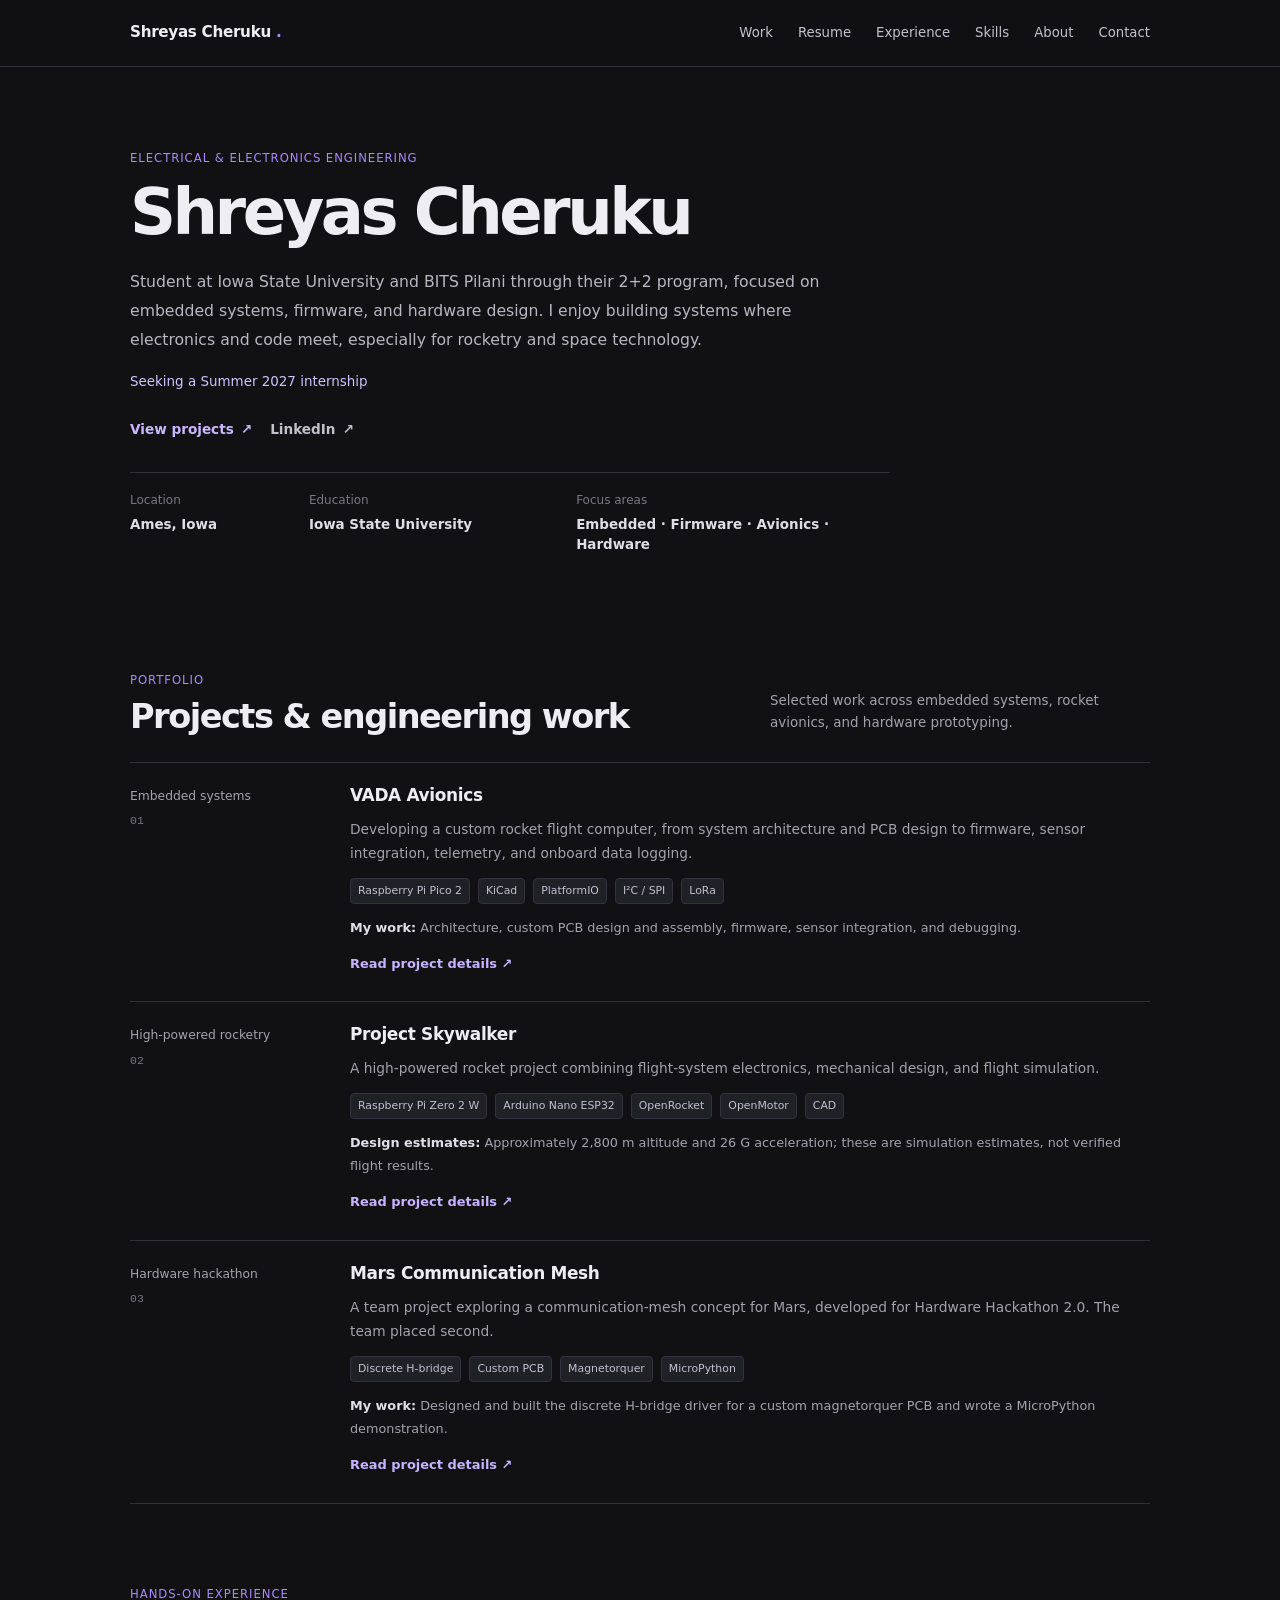
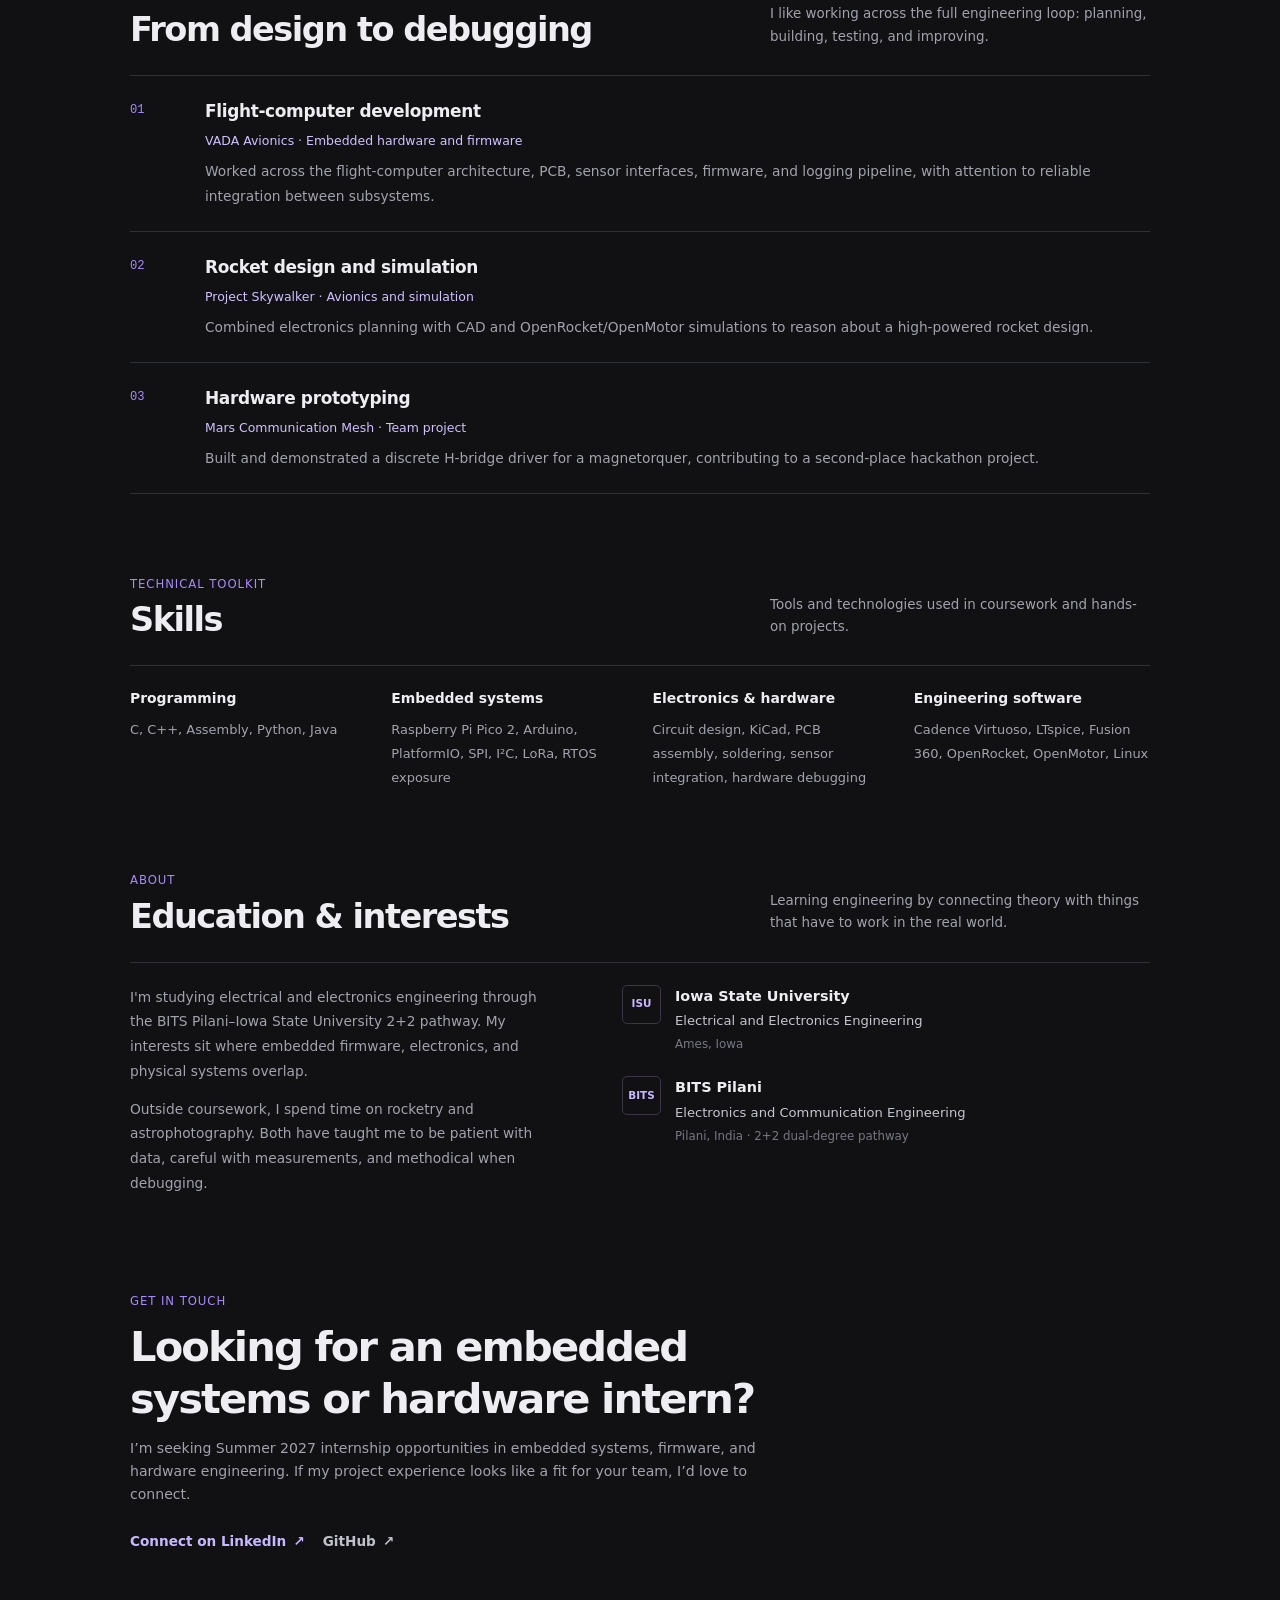
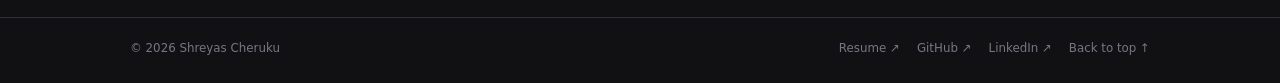
<file: index.html>
<!doctype html>
<html lang="en">
<head>
  <meta charset="utf-8">
  <meta name="viewport" content="width=device-width, initial-scale=1">
  <meta name="theme-color" content="#111114">
  <meta name="description" content="Shreyas Cheruku — ECE student focused on embedded systems, firmware, hardware design, and space technology.">
  <title>Shreyas Cheruku | Engineering Portfolio</title>
  <link rel="stylesheet" href="styles.css?v=4">
</head>
<body>
  <header class="topbar">
    <nav class="nav wrap" aria-label="Main navigation">
      <a class="brand" href="#home">Shreyas Cheruku <span class="brand-dot">.</span></a>
      <button class="menu-toggle" aria-expanded="false" aria-controls="nav-links">Menu</button>
      <div class="nav-links" id="nav-links">
        <a href="#projects">Work</a><a href="resume.html">Resume</a><a href="#experience">Experience</a><a href="#skills">Skills</a><a href="#about">About</a><a href="#contact">Contact</a>
      </div>
    </nav>
  </header>
  <main>
    <section class="hero wrap" id="home">
      <div class="hero-content">
        <p class="eyebrow">Electrical &amp; Electronics Engineering</p>
        <h1 class="hero-title">Shreyas Cheruku</h1>
        <p class="hero-copy">Student at Iowa State University and BITS Pilani through their 2+2 program, focused on embedded systems, firmware, and hardware design. I enjoy building systems where electronics and code meet, especially for rocketry and space technology.</p>
        <p class="availability">Seeking a Summer 2027 internship</p>
        <div class="hero-actions">
          <a class="btn btn-primary" href="#projects">View projects <span aria-hidden="true">↗</span></a>
          <a class="btn btn-secondary" href="https://www.linkedin.com/in/shreyas-cheruku/" target="_blank" rel="noreferrer">LinkedIn <span aria-hidden="true">↗</span></a>
        </div>
        <div class="hero-facts">
          <div><span>Location</span><strong>Ames, Iowa</strong></div>
          <div><span>Education</span><strong>Iowa State University</strong></div>
          <div><span>Focus areas</span><strong>Embedded · Firmware · Avionics · Hardware</strong></div>
        </div>
      </div>
    </section>

    <section class="section wrap" id="projects">
      <div class="section-heading">
        <div><p class="eyebrow">Portfolio</p><h2>Projects &amp; engineering work</h2></div>
        <p>Selected work across embedded systems, rocket avionics, and hardware prototyping.</p>
      </div>
      <div class="project-list">
        <article class="project">
          <div class="project-meta"><span>Embedded systems</span><span>01</span></div>
          <div class="project-main">
            <h3>VADA Avionics</h3>
            <p>Developing a custom rocket flight computer, from system architecture and PCB design to firmware, sensor integration, telemetry, and onboard data logging.</p>
            <div class="tags"><span>Raspberry Pi Pico 2</span><span>KiCad</span><span>PlatformIO</span><span>I²C / SPI</span><span>LoRa</span></div>
            <p class="contribution"><strong>My work:</strong> Architecture, custom PCB design and assembly, firmware, sensor integration, and debugging.</p>
            <button class="project-detail-link" type="button" data-project="vada">Read project details ↗</button>
          </div>
        </article>
        <article class="project">
          <div class="project-meta"><span>High-powered rocketry</span><span>02</span></div>
          <div class="project-main">
            <h3>Project Skywalker</h3>
            <p>A high-powered rocket project combining flight-system electronics, mechanical design, and flight simulation.</p>
            <div class="tags"><span>Raspberry Pi Zero 2 W</span><span>Arduino Nano ESP32</span><span>OpenRocket</span><span>OpenMotor</span><span>CAD</span></div>
            <p class="contribution"><strong>Design estimates:</strong> Approximately 2,800 m altitude and 26 G acceleration; these are simulation estimates, not verified flight results.</p>
            <button class="project-detail-link" type="button" data-project="skywalker">Read project details ↗</button>
          </div>
        </article>
        <article class="project">
          <div class="project-meta"><span>Hardware hackathon</span><span>03</span></div>
          <div class="project-main">
            <h3>Mars Communication Mesh</h3>
            <p>A team project exploring a communication-mesh concept for Mars, developed for Hardware Hackathon 2.0. The team placed second.</p>
            <div class="tags"><span>Discrete H-bridge</span><span>Custom PCB</span><span>Magnetorquer</span><span>MicroPython</span></div>
            <p class="contribution"><strong>My work:</strong> Designed and built the discrete H-bridge driver for a custom magnetorquer PCB and wrote a MicroPython demonstration.</p>
            <button class="project-detail-link" type="button" data-project="mars-mesh">Read project details ↗</button>
          </div>
        </article>
      </div>
    </section>

    <section class="section wrap" id="experience">
      <div class="section-heading">
        <div><p class="eyebrow">Hands-on experience</p><h2>From design to debugging</h2></div>
        <p>I like working across the full engineering loop: planning, building, testing, and improving.</p>
      </div>
      <div class="timeline">
        <article class="timeline-item"><span class="timeline-index">01</span><div><h3>Flight-computer development</h3><p class="timeline-sub">VADA Avionics · Embedded hardware and firmware</p><p>Worked across the flight-computer architecture, PCB, sensor interfaces, firmware, and logging pipeline, with attention to reliable integration between subsystems.</p></div></article>
        <article class="timeline-item"><span class="timeline-index">02</span><div><h3>Rocket design and simulation</h3><p class="timeline-sub">Project Skywalker · Avionics and simulation</p><p>Combined electronics planning with CAD and OpenRocket/OpenMotor simulations to reason about a high-powered rocket design.</p></div></article>
        <article class="timeline-item"><span class="timeline-index">03</span><div><h3>Hardware prototyping</h3><p class="timeline-sub">Mars Communication Mesh · Team project</p><p>Built and demonstrated a discrete H-bridge driver for a magnetorquer, contributing to a second-place hackathon project.</p></div></article>
      </div>
    </section>

    <section class="section wrap" id="skills">
      <div class="section-heading">
        <div><p class="eyebrow">Technical toolkit</p><h2>Skills</h2></div>
        <p>Tools and technologies used in coursework and hands-on projects.</p>
      </div>
      <div class="skills-grid">
        <article class="skill-group"><h3>Programming</h3><p>C, C++, Assembly, Python, Java</p></article>
        <article class="skill-group"><h3>Embedded systems</h3><p>Raspberry Pi Pico 2, Arduino, PlatformIO, SPI, I²C, LoRa, RTOS exposure</p></article>
        <article class="skill-group"><h3>Electronics &amp; hardware</h3><p>Circuit design, KiCad, PCB assembly, soldering, sensor integration, hardware debugging</p></article>
        <article class="skill-group"><h3>Engineering software</h3><p>Cadence Virtuoso, LTspice, Fusion 360, OpenRocket, OpenMotor, Linux</p></article>
      </div>
    </section>

    <section class="section wrap" id="about">
      <div class="section-heading">
        <div><p class="eyebrow">About</p><h2>Education &amp; interests</h2></div>
        <p>Learning engineering by connecting theory with things that have to work in the real world.</p>
      </div>
      <div class="about-grid">
        <div class="about-copy">
          <p>I'm studying electrical and electronics engineering through the BITS Pilani–Iowa State University 2+2 pathway. My interests sit where embedded firmware, electronics, and physical systems overlap.</p>
          <p>Outside coursework, I spend time on rocketry and astrophotography. Both have taught me to be patient with data, careful with measurements, and methodical when debugging.</p>
        </div>
        <div class="education-list">
          <article class="education-item"><span class="school-mark">ISU</span><div><h3>Iowa State University</h3><p>Electrical and Electronics Engineering</p><span>Ames, Iowa</span></div></article>
          <article class="education-item"><span class="school-mark">BITS</span><div><h3>BITS Pilani</h3><p>Electronics and Communication Engineering</p><span>Pilani, India · 2+2 dual-degree pathway</span></div></article>
        </div>
      </div>
    </section>

    <section class="section wrap contact-section" id="contact">
      <p class="eyebrow">Get in touch</p>
      <h2>Looking for an embedded systems or hardware intern?</h2>
      <p class="contact-copy">I’m seeking Summer 2027 internship opportunities in embedded systems, firmware, and hardware engineering. If my project experience looks like a fit for your team, I’d love to connect.</p>
      <div class="hero-actions">
        <a class="btn btn-primary" href="https://www.linkedin.com/in/shreyas-cheruku/" target="_blank" rel="noreferrer">Connect on LinkedIn <span aria-hidden="true">↗</span></a>
        <a class="btn btn-secondary" href="https://github.com/MythicalNewt" target="_blank" rel="noreferrer">GitHub <span aria-hidden="true">↗</span></a>
      </div>
    </section>
  </main>
  <footer class="footer"><div class="wrap footer-inner"><span>© <span id="year"></span> Shreyas Cheruku</span><div><a href="resume.html">Resume ↗</a><a href="https://github.com/MythicalNewt" target="_blank" rel="noreferrer">GitHub ↗</a><a href="https://www.linkedin.com/in/shreyas-cheruku/" target="_blank" rel="noreferrer">LinkedIn ↗</a><a href="#home">Back to top ↑</a></div></div></footer>

  <div class="project-modal" id="project-modal" hidden>
    <div class="modal-backdrop" data-close-modal></div>
    <section class="modal-dialog" role="dialog" aria-modal="true" aria-labelledby="modal-title" tabindex="-1">
      <div class="modal-topline"><span id="modal-number">PROJECT / 01</span><button class="modal-close" type="button" aria-label="Close project details" data-close-modal>×</button></div>
      <p class="modal-category" id="modal-category"></p><h2 id="modal-title"></h2><p class="modal-subtitle" id="modal-subtitle"></p>
      <div class="modal-tabs" role="tablist" aria-label="Project detail sections">
        <button type="button" role="tab" data-tab="overview" aria-selected="true">Overview</button>
        <button type="button" role="tab" data-tab="approach" aria-selected="false">Approach</button>
        <button type="button" role="tab" data-tab="tools" aria-selected="false">Tools &amp; concepts</button>
      </div>
      <div class="modal-content" id="modal-content" role="tabpanel" tabindex="0"></div>
      <div class="modal-bottom"><button class="copy-project-link" type="button">Copy project link <span aria-hidden="true">▢</span></button><div class="modal-pagination"><button type="button" id="prev-project">← Previous</button><button type="button" id="next-project">Next project →</button></div></div>
    </section>
  </div>
  <script src="script.js?v=2" defer></script>
</body>
</html>
</file>
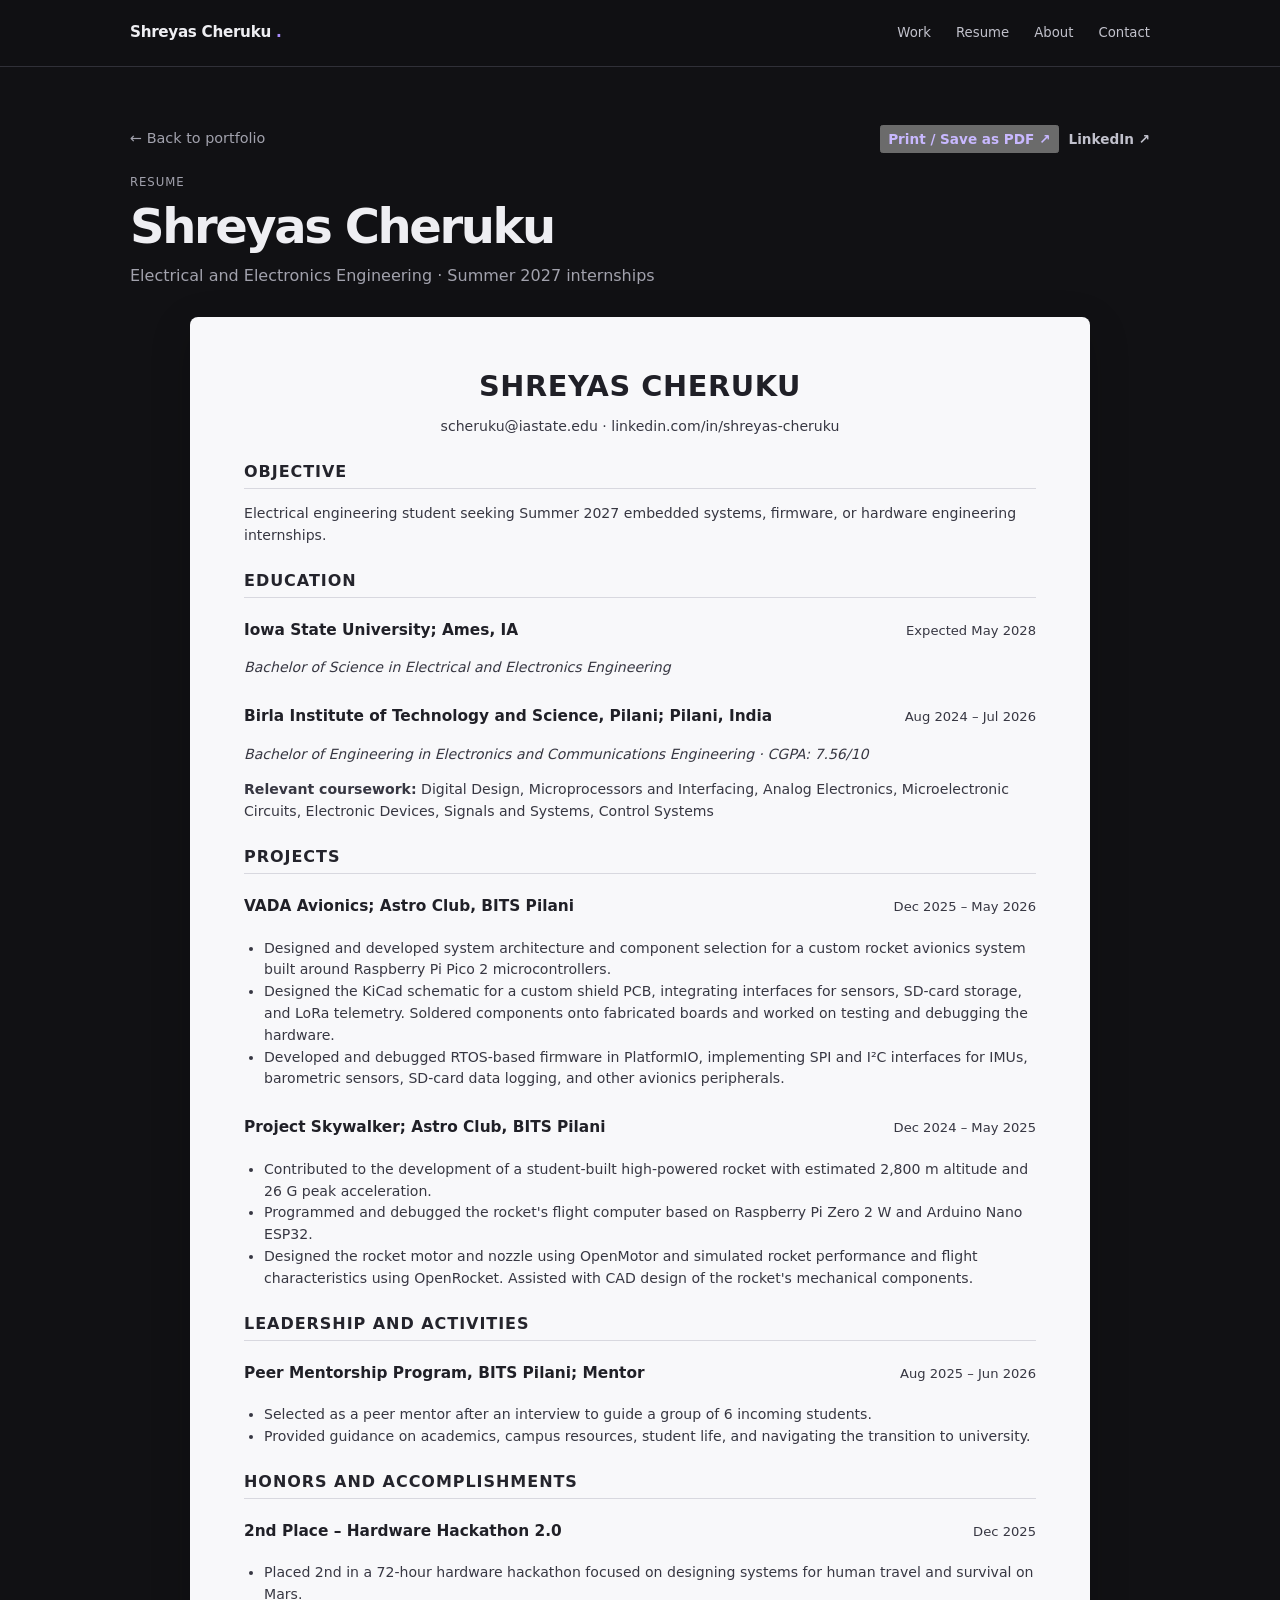
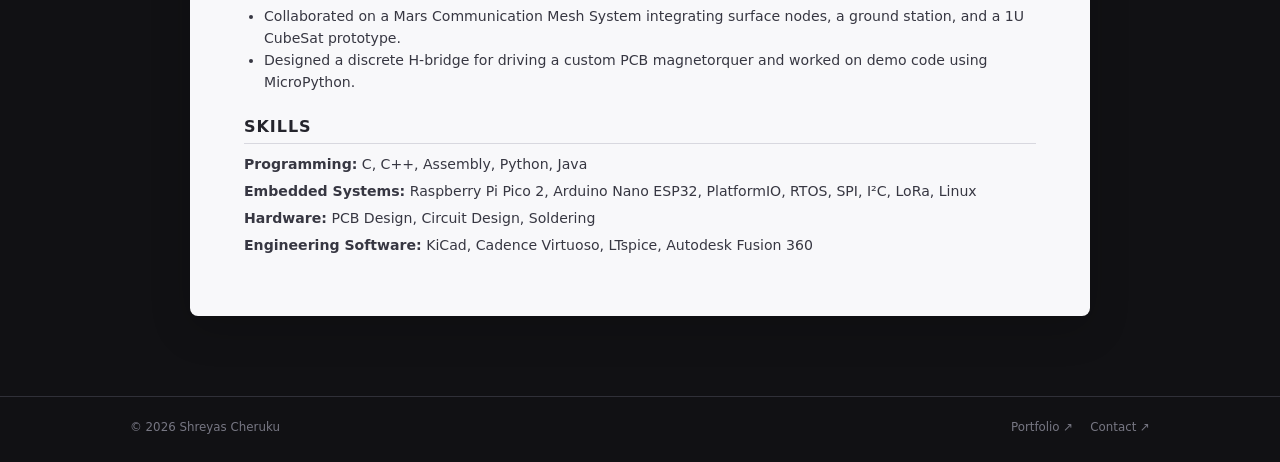
<file: resume.html>
<!doctype html>
<html lang="en">
<head>
  <meta charset="utf-8">
  <meta name="viewport" content="width=device-width, initial-scale=1">
  <meta name="theme-color" content="#111114">
  <meta name="description" content="Resume of Shreyas Cheruku, electrical and electronics engineering student seeking Summer 2027 internships.">
  <title>Resume | Shreyas Cheruku</title>
  <link rel="stylesheet" href="styles.css?v=5">
  <style>
    .resume-page { padding-top: 58px; padding-bottom: 80px; }
    .resume-head { display:flex; align-items:flex-start; justify-content:space-between; gap:24px; margin-bottom:28px; }
    .resume-head h1 { margin:8px 0 10px; font-size:clamp(2rem,5vw,3rem); letter-spacing:-.05em; }
    .resume-head p { color:var(--muted); margin:0; }
    .resume-actions { display:flex; gap:10px; flex-wrap:wrap; }
    .resume-sheet { background:#f8f8fa; color:#202027; border-radius:8px; padding:clamp(22px,5vw,54px); max-width:900px; margin:0 auto; box-shadow:0 12px 40px rgba(0,0,0,.18); }
    .resume-sheet h2 { font-size:1rem; text-transform:uppercase; letter-spacing:.06em; margin:24px 0 10px; padding-bottom:6px; border-bottom:1px solid #d8d8df; color:#24242c; }
    .resume-sheet h3 { font-size:.96rem; margin:0; color:#202027; }
    .resume-sheet p,.resume-sheet li { font-size:.88rem; line-height:1.55; color:#373742; }
    .resume-name { text-align:center; font-size:1.8rem!important; letter-spacing:.02em!important; margin:0 0 5px!important; }
    .resume-contact { text-align:center; overflow-wrap:anywhere; }
    .resume-entry { margin-bottom:15px; }
    .resume-entry-head { display:flex; justify-content:space-between; gap:14px; align-items:baseline; }
    .resume-date { white-space:nowrap; font-size:.82rem!important; }
    .resume-sub { margin:3px 0!important; font-style:italic; }
    .resume-sheet ul { padding-left:20px; margin:7px 0 0; }
    .resume-skills p { margin:5px 0; }
    .resume-back { color:var(--muted); font-size:.9rem; }
    @media(max-width:600px) { .resume-head { flex-direction:column; } .resume-entry-head { align-items:flex-start; flex-direction:column; gap:0; } .resume-date { white-space:normal; } }
    @media print {
      body { background:white!important; color:#202027!important; }
      .topbar,.resume-head,.footer { display:none!important; }
      .resume-page { padding:0!important; }
      .resume-sheet { max-width:none; box-shadow:none; border-radius:0; padding:0; }
      .resume-sheet h2 { break-after:avoid; }
      .resume-entry { break-inside:avoid; }
      @page { size:letter; margin:.55in; }
    }
  </style>
</head>
<body>
  <header class="topbar">
    <nav class="nav wrap" aria-label="Main navigation">
      <a class="brand" href="index.html">Shreyas Cheruku <span class="brand-dot">.</span></a>
      <button class="menu-toggle" aria-expanded="false" aria-controls="nav-links">Menu</button>
      <div class="nav-links" id="nav-links">
        <a href="index.html#projects">Work</a><a href="resume.html" aria-current="page">Resume</a><a href="index.html#about">About</a><a href="index.html#contact">Contact</a>
      </div>
    </nav>
  </header>
  <main class="resume-page wrap">
    <div class="resume-head">
      <div><a class="resume-back" href="index.html">← Back to portfolio</a><p class="eyebrow" style="margin-top:22px">Resume</p><h1>Shreyas Cheruku</h1><p>Electrical and Electronics Engineering · Summer 2027 internships</p></div>
      <div class="resume-actions"><button class="btn btn-primary" type="button" onclick="window.print()">Print / Save as PDF ↗</button><a class="btn btn-secondary" href="https://www.linkedin.com/in/shreyas-cheruku/" target="_blank" rel="noreferrer">LinkedIn ↗</a></div>
    </div>
    <article class="resume-sheet">
      <h1 class="resume-name">SHREYAS CHERUKU</h1>
      <p class="resume-contact">scheruku@iastate.edu · <a href="https://www.linkedin.com/in/shreyas-cheruku/">linkedin.com/in/shreyas-cheruku</a></p>
      <h2>Objective</h2><p>Electrical engineering student seeking Summer 2027 embedded systems, firmware, or hardware engineering internships.</p>
      <h2>Education</h2>
      <div class="resume-entry"><div class="resume-entry-head"><h3>Iowa State University; Ames, IA</h3><p class="resume-date">Expected May 2028</p></div><p class="resume-sub">Bachelor of Science in Electrical and Electronics Engineering</p></div>
      <div class="resume-entry"><div class="resume-entry-head"><h3>Birla Institute of Technology and Science, Pilani; Pilani, India</h3><p class="resume-date">Aug 2024 – Jul 2026</p></div><p class="resume-sub">Bachelor of Engineering in Electronics and Communications Engineering · CGPA: 7.56/10</p><p><strong>Relevant coursework:</strong> Digital Design, Microprocessors and Interfacing, Analog Electronics, Microelectronic Circuits, Electronic Devices, Signals and Systems, Control Systems</p></div>
      <h2>Projects</h2>
      <div class="resume-entry"><div class="resume-entry-head"><h3>VADA Avionics; Astro Club, BITS Pilani</h3><p class="resume-date">Dec 2025 – May 2026</p></div><ul><li>Designed and developed system architecture and component selection for a custom rocket avionics system built around Raspberry Pi Pico 2 microcontrollers.</li><li>Designed the KiCad schematic for a custom shield PCB, integrating interfaces for sensors, SD-card storage, and LoRa telemetry. Soldered components onto fabricated boards and worked on testing and debugging the hardware.</li><li>Developed and debugged RTOS-based firmware in PlatformIO, implementing SPI and I²C interfaces for IMUs, barometric sensors, SD-card data logging, and other avionics peripherals.</li></ul></div>
      <div class="resume-entry"><div class="resume-entry-head"><h3>Project Skywalker; Astro Club, BITS Pilani</h3><p class="resume-date">Dec 2024 – May 2025</p></div><ul><li>Contributed to the development of a student-built high-powered rocket with estimated 2,800 m altitude and 26 G peak acceleration.</li><li>Programmed and debugged the rocket's flight computer based on Raspberry Pi Zero 2 W and Arduino Nano ESP32.</li><li>Designed the rocket motor and nozzle using OpenMotor and simulated rocket performance and flight characteristics using OpenRocket. Assisted with CAD design of the rocket's mechanical components.</li></ul></div>
      <h2>Leadership and activities</h2><div class="resume-entry"><div class="resume-entry-head"><h3>Peer Mentorship Program, BITS Pilani; Mentor</h3><p class="resume-date">Aug 2025 – Jun 2026</p></div><ul><li>Selected as a peer mentor after an interview to guide a group of 6 incoming students.</li><li>Provided guidance on academics, campus resources, student life, and navigating the transition to university.</li></ul></div>
      <h2>Honors and accomplishments</h2><div class="resume-entry"><div class="resume-entry-head"><h3>2nd Place – Hardware Hackathon 2.0</h3><p class="resume-date">Dec 2025</p></div><ul><li>Placed 2nd in a 72-hour hardware hackathon focused on designing systems for human travel and survival on Mars.</li><li>Collaborated on a Mars Communication Mesh System integrating surface nodes, a ground station, and a 1U CubeSat prototype.</li><li>Designed a discrete H-bridge for driving a custom PCB magnetorquer and worked on demo code using MicroPython.</li></ul></div>
      <h2>Skills</h2><div class="resume-skills"><p><strong>Programming:</strong> C, C++, Assembly, Python, Java</p><p><strong>Embedded Systems:</strong> Raspberry Pi Pico 2, Arduino Nano ESP32, PlatformIO, RTOS, SPI, I²C, LoRa, Linux</p><p><strong>Hardware:</strong> PCB Design, Circuit Design, Soldering</p><p><strong>Engineering Software:</strong> KiCad, Cadence Virtuoso, LTspice, Autodesk Fusion 360</p></div>
    </article>
  </main>
  <footer class="footer"><div class="wrap footer-inner"><span>© <span id="year"></span> Shreyas Cheruku</span><div><a href="index.html">Portfolio ↗</a><a href="index.html#contact">Contact ↗</a></div></div></footer>
  <script>
    document.querySelector('.menu-toggle').addEventListener('click', () => {
      const nav = document.querySelector('.nav-links');
      const open = nav.classList.toggle('open');
      document.querySelector('.menu-toggle').setAttribute('aria-expanded', String(open));
    });
    document.getElementById('year').textContent = new Date().getFullYear();
  </script>
</body>
</html>
</file>
<file: styles.css>
:root {
  color-scheme: dark;
  --bg: #111114;
  --surface: #17171c;
  --text: #eeeeF2;
  --muted: #a2a2ad;
  --subtle: #777783;
  --line: #303038;
  --purple: #a78bfa;
  --blue: #78aaf4;
  --max: 1020px;
}
* { box-sizing: border-box; }
html { scroll-behavior: smooth; scroll-padding-top: 82px; }
body { margin: 0; background: var(--bg); color: var(--text); font-family: Inter, ui-sans-serif, system-ui, -apple-system, BlinkMacSystemFont, "Segoe UI", sans-serif; line-height: 1.65; }
a { color: inherit; text-decoration: none; }
button { font: inherit; }
.wrap { width: min(var(--max), calc(100% - 44px)); margin: 0 auto; }
.topbar { position: sticky; top: 0; z-index: 10; background: rgba(17,17,20,.96); border-bottom: 1px solid var(--line); }
.nav { min-height: 66px; display: flex; align-items: center; justify-content: space-between; gap: 22px; }
.brand { font-size: .95rem; font-weight: 650; letter-spacing: -.02em; white-space: nowrap; }
.brand-dot { color: var(--purple); }
.nav-links { display: flex; align-items: center; gap: 25px; color: #c2c2cc; font-size: .83rem; }
.nav-links a { transition: color .15s ease; }
.nav-links a:hover, .footer a:hover { color: var(--purple); }
.menu-toggle { display: none; border: 1px solid var(--line); border-radius: 6px; background: transparent; color: var(--text); padding: 6px 10px; }
.hero { padding-top: 82px; padding-bottom: 55px; }
.hero-content { max-width: 760px; }
.eyebrow { color: var(--purple); font-size: .73rem; letter-spacing: .08em; text-transform: uppercase; margin: 0 0 10px; }
h1, .hero-title { max-width: 100%; font-size: clamp(2.6rem, 6vw, 4rem); line-height: 1.08; letter-spacing: -.055em; margin: 0 0 20px; font-weight: 680; overflow-wrap: normal; }
.hero-copy { max-width: 720px; margin: 0; color: #b7b7c1; font-size: .98rem; line-height: 1.85; }
.availability { display: inline-block; margin: 17px 0 0; color: #d0c2ff; font-size: .84rem; }
.hero-actions { display: flex; align-items: center; flex-wrap: wrap; gap: 18px; margin-top: 23px; }
.btn { display: inline-flex; align-items: center; gap: 7px; font-size: .85rem; font-weight: 600; transition: color .15s ease, border-color .15s ease; }
.btn-primary { color: #c8b8ff; }
.btn-secondary { color: #c1c1cc; }
.btn:hover { color: var(--blue); }
.hero-facts { display: grid; grid-template-columns: minmax(0, .8fr) minmax(0, 1.25fr) minmax(0, 1.4fr); gap: 22px; border-top: 1px solid var(--line); margin-top: 32px; padding-top: 18px; max-width: 850px; }
.hero-facts div { display: flex; flex-direction: column; align-items: flex-start; gap: 4px; min-width: 0; }
.hero-facts span { color: var(--subtle); font-size: .75rem; }
.hero-facts strong { display: block; font-size: .84rem; line-height: 1.5; font-weight: 550; color: #dedee5; }
.section { padding-top: 61px; padding-bottom: 20px; }
.section-heading { display: flex; justify-content: space-between; align-items: end; gap: 30px; margin-bottom: 24px; }
.section-heading .eyebrow { margin-bottom: 5px; }
h2 { font-size: clamp(1.55rem, 3.4vw, 2.1rem); line-height: 1.25; letter-spacing: -.045em; margin: 0; font-weight: 630; }
.section-heading > p { max-width: 380px; margin: 0 0 3px; color: var(--muted); font-size: .84rem; }
.project-list { border-top: 1px solid var(--line); }
.project { display: grid; grid-template-columns: 190px minmax(0, 1fr); gap: 30px; padding: 23px 0 25px; border-bottom: 1px solid var(--line); }
.project-meta { display: flex; flex-direction: column; gap: 5px; color: var(--muted); font-size: .77rem; }
.project-meta span:last-child { color: var(--subtle); font-family: ui-monospace, SFMono-Regular, Menlo, monospace; font-size: .72rem; }
.project-main h3, .timeline-item h3 { font-size: 1.06rem; font-weight: 630; letter-spacing: -.02em; margin: -4px 0 7px; }
.project-main > p, .timeline-item > div > p, .about-copy p { color: var(--muted); font-size: .86rem; line-height: 1.8; margin: 0; }
.tags { display: flex; flex-wrap: wrap; gap: 6px 8px; margin-top: 12px; }
.tags span { color: #c3c0d0; background: #202027; border: 1px solid #34323f; border-radius: 4px; padding: 3px 7px; font-size: .68rem; }
.project-main .contribution { margin-top: 12px; font-size: .8rem; }
.contribution strong { color: #e0dfe8; font-weight: 600; }
.timeline { border-top: 1px solid var(--line); }
.timeline-item { display: grid; grid-template-columns: 55px minmax(0, 1fr); gap: 20px; padding: 22px 0; border-bottom: 1px solid var(--line); }
.timeline-index { color: var(--purple); font-family: ui-monospace, SFMono-Regular, Menlo, monospace; font-size: .76rem; padding-top: 2px; }
.timeline-item h3 { margin: 0 0 4px; }
.timeline-item .timeline-sub { color: #d0c1ff; font-size: .78rem; margin-bottom: 7px; }
.skills-grid { display: grid; grid-template-columns: repeat(4, minmax(0, 1fr)); gap: 25px; border-top: 1px solid var(--line); padding-top: 21px; }
.skill-group h3 { font-size: .87rem; font-weight: 620; margin: 0 0 8px; }
.skill-group p { color: var(--muted); font-size: .81rem; line-height: 1.85; margin: 0; }
.about-grid { display: grid; grid-template-columns: .9fr 1.1fr; gap: 60px; border-top: 1px solid var(--line); padding-top: 22px; }
.about-copy p + p { margin-top: 13px; }
.education-list { display: flex; flex-direction: column; gap: 22px; }
.education-item { display: flex; gap: 14px; align-items: flex-start; }
.school-mark { display: grid; place-items: center; flex: 0 0 39px; height: 39px; border: 1px solid #393544; border-radius: 5px; color: #c9b8ff; font-size: .65rem; font-weight: 700; }
.education-item h3 { font-size: .9rem; font-weight: 620; margin: 0 0 2px; }
.education-item p { color: #c5c5ce; font-size: .82rem; margin: 0; }
.education-item div > span { display: block; color: var(--subtle); font-size: .74rem; margin-top: 3px; }
.contact-section { padding-top: 76px; padding-bottom: 65px; }
.contact-section h2 { max-width: 650px; font-size: clamp(1.8rem, 4vw, 2.6rem); }
.contact-copy { max-width: 630px; color: var(--muted); font-size: .88rem; margin: 12px 0 0; }
.footer { border-top: 1px solid var(--line); color: var(--subtle); font-size: .74rem; padding: 21px 0 25px; }
.footer-inner { display: flex; align-items: center; justify-content: space-between; flex-wrap: wrap; gap: 15px; }
.footer-inner div { display: flex; flex-wrap: wrap; gap: 17px; }
@media (max-width: 760px) {
  .nav-links { gap: 15px; }
  .project { grid-template-columns: 145px minmax(0, 1fr); gap: 20px; }
  .skills-grid { grid-template-columns: repeat(2, minmax(0, 1fr)); row-gap: 24px; }
  .about-grid { gap: 30px; }
}
@media (max-width: 600px) {
  .wrap { width: min(var(--max), calc(100% - 32px)); }
  .nav { min-height: 60px; }
  .menu-toggle { display: block; }
  .nav-links { display: none; position: absolute; top: 60px; left: 0; right: 0; padding: 8px 20px 16px; background: var(--bg); border-bottom: 1px solid var(--line); flex-direction: column; align-items: stretch; gap: 0; }
  .nav-links.open { display: flex; }
  .nav-links a { padding: 10px 0; }
  .hero { padding-top: 58px; padding-bottom: 35px; }
  h1, .hero-title { font-size: clamp(2.6rem, 11vw, 3.7rem); line-height: 1.05; letter-spacing: -.06em; max-width: 100%; }
  .hero-facts { grid-template-columns: repeat(2, minmax(0, 1fr)); gap: 17px 20px; margin-top: 30px; }
  .hero-facts div:last-child { grid-column: 1 / -1; }
  .section { padding-top: 48px; }
  .section-heading { display: block; }
  .section-heading > p { margin-top: 10px; }
  .project { grid-template-columns: 1fr; gap: 8px; padding: 19px 0 21px; }
  .project-meta { flex-direction: row; align-items: center; justify-content: space-between; }
  .project-main h3 { margin-top: 0; }
  .skills-grid { grid-template-columns: 1fr 1fr; gap: 22px 17px; }
  .about-grid { grid-template-columns: 1fr; gap: 25px; }
  .timeline-item { grid-template-columns: 30px minmax(0, 1fr); gap: 12px; }
  .contact-section { padding-top: 58px; padding-bottom: 50px; }
  .footer-inner { align-items: flex-start; flex-direction: column; }
}
@media (prefers-reduced-motion: reduce) { html { scroll-behavior: auto; } }


/* Project detail modal */
.hero-facts { grid-template-columns: minmax(0, .8fr) minmax(0, 1.25fr) minmax(0, 1.6fr); }
.hero-facts strong { overflow-wrap: anywhere; }
.project-detail-link { display: inline-flex; margin-top: 14px; padding: 0; border: 0; background: none; color: #c5b4ff; font: inherit; font-size: .81rem; font-weight: 600; cursor: pointer; }
.project-detail-link:hover { color: var(--blue); }
.project-detail-link:focus-visible, .modal-dialog button:focus-visible { outline: 2px solid var(--blue); outline-offset: 4px; }
.project-modal[hidden] { display: none; }
.project-modal { position: fixed; inset: 0; z-index: 50; display: grid; place-items: center; padding: 24px; }
.modal-backdrop { position: absolute; inset: 0; background: rgba(4,4,9,.82); backdrop-filter: blur(4px); }
.modal-dialog { position: relative; width: min(900px, 100%); max-height: min(800px, calc(100vh - 48px)); overflow: auto; padding: 30px 34px 22px; border: 1px solid #3a3946; border-radius: 9px; background: #17171d; box-shadow: 0 24px 80px rgba(0,0,0,.4); }
.modal-topline { display: flex; justify-content: space-between; align-items: center; gap: 20px; padding-bottom: 15px; border-bottom: 1px solid var(--line); color: var(--subtle); font-size: .72rem; letter-spacing: .04em; }
.modal-close { width: 38px; height: 38px; border: 1px solid #393845; border-radius: 5px; background: #202027; color: #dedde8; font-size: 1.5rem; line-height: 1; cursor: pointer; }
.modal-category { margin: 24px 0 7px; color: var(--purple); font-size: .72rem; letter-spacing: .06em; text-transform: uppercase; }
.modal-dialog h2 { font-size: clamp(1.7rem, 4vw, 2.45rem); letter-spacing: -.045em; }
.modal-subtitle { color: var(--subtle); font-size: .8rem; margin: 8px 0 23px; }
.modal-tabs { display: flex; gap: 26px; border-bottom: 1px solid var(--line); }
.modal-tabs button { position: relative; padding: 11px 0 12px; border: 0; background: none; color: var(--muted); font-size: .82rem; cursor: pointer; }
.modal-tabs button[aria-selected="true"] { color: #e9e4ff; }
.modal-tabs button[aria-selected="true"]::after { position: absolute; content: ""; height: 2px; left: 0; right: 0; bottom: -1px; background: var(--purple); }
.modal-content { min-height: 190px; padding: 23px 0 26px; color: #c1c1cb; font-size: .9rem; line-height: 1.8; }
.modal-content h3 { margin: 19px 0 7px; color: var(--text); font-size: 1rem; }
.modal-content p { margin: 0 0 13px; }
.modal-content ul { padding-left: 20px; margin: 8px 0 16px; }
.modal-content li { margin: 0 0 7px; padding-left: 3px; }
.modal-content li::marker { color: var(--purple); }
.modal-bottom { display: flex; align-items: center; justify-content: space-between; gap: 20px; padding-top: 17px; border-top: 1px solid var(--line); }
.copy-project-link, .modal-pagination button { border: 0; padding: 6px 0; background: none; color: #dedde8; font-size: .78rem; cursor: pointer; }
.copy-project-link span { margin-left: 9px; font-size: 1rem; }
.modal-pagination { display: flex; align-items: center; gap: 20px; }
.modal-pagination button:disabled { opacity: .35; cursor: default; }
body.modal-open { overflow: hidden; }
@media (max-width: 600px) {
  .hero-facts { grid-template-columns: repeat(2, minmax(0, 1fr)); }
  .hero-facts div:last-child { grid-column: 1 / -1; }
  .project-modal { padding: 10px; }
  .modal-dialog { max-height: calc(100vh - 20px); padding: 19px 18px 15px; }
  .modal-tabs { gap: 18px; }
  .modal-content { min-height: 150px; }
  .modal-bottom { align-items: flex-start; flex-direction: column; gap: 9px; }
  .modal-pagination { width: 100%; justify-content: space-between; }
}
</file>
